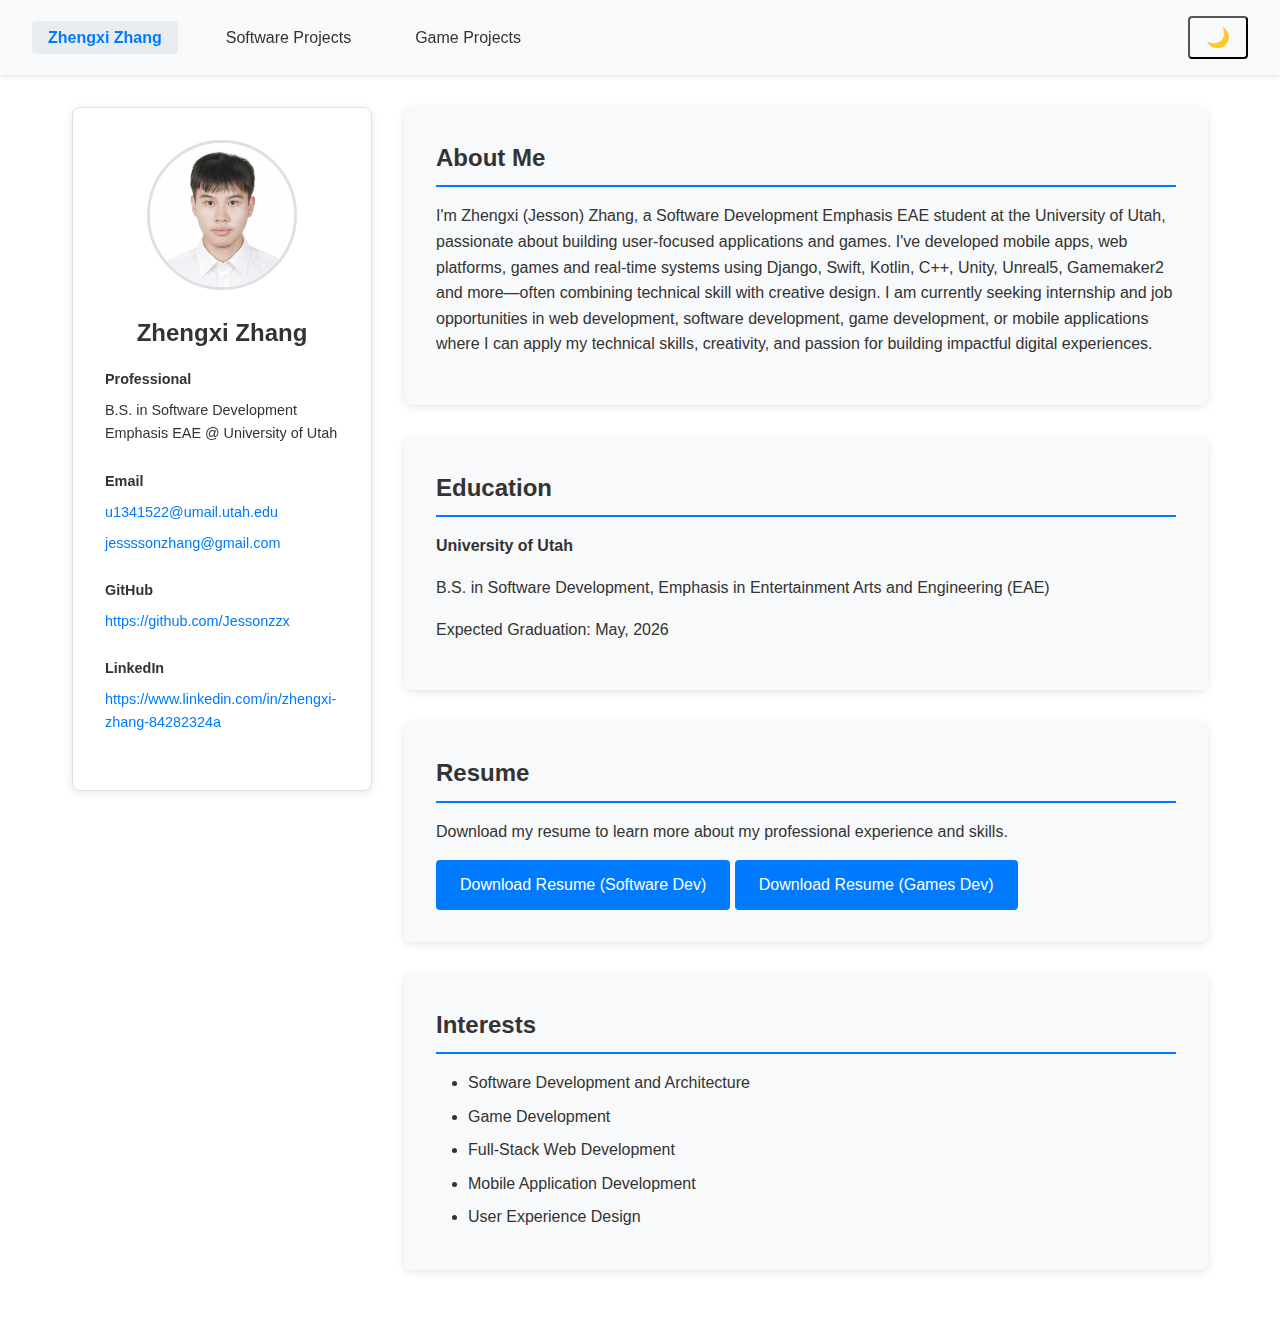
<file: index.html>
<!DOCTYPE html>
<html lang="en">
<head>
    <meta charset="UTF-8">
    <meta name="viewport" content="width=device-width, initial-scale=1.0">
    <title>Zhengxi Zhang - Home</title>
    <link rel="stylesheet" href="css/main.css">
</head>
<body>
    <!-- Navbar -->
    <nav class="navbar">
        <ul class="nav-links">
            <li><a href="index.html" class="active"><strong>Zhengxi Zhang</strong></a></li>
            <li><a href="softwareProject.html">Software Projects</a></li>
            <li><a href="gameProject.html">Game Projects</a></li>
        </ul>
        <button class="theme-toggle" id="themeToggle">🌙</button>
    </nav>

    <!-- Main Container -->
    <div class="container">
        <!-- Sidebar -->
        <aside class="sidebar">
            <img src="assets/image/profileImage.png" alt="Profile" class="profile-img">
            <h2>Zhengxi Zhang</h2>
            <div class="sidebar-info">
                <p><strong>Professional</strong></p>
                <p>B.S. in Software Development Emphasis EAE @ University of Utah</p>
            </div>
            <div class="sidebar-info">
                <p><strong>Email</strong></p>
                <p><a href="mailto:u1341522@umail.utah.edu">u1341522@umail.utah.edu</a></p>
                <p><a href="mailto:jessssonzhang@gmail.com">jessssonzhang@gmail.com</a></p>
            </div>
            <div class="sidebar-info">
                <p><strong>GitHub</strong></p>
                <p><a href="https://github.com/Jessonzzx" target="_blank">https://github.com/Jessonzzx</a></p>
            </div>
            <div class="sidebar-info">
                <p><strong>LinkedIn</strong></p>
                <p><a href="https://www.linkedin.com/in/zhengxi-zhang-84282324a" target="_blank">https://www.linkedin.com/in/zhengxi-zhang-84282324a</a></p>
            </div>
        </aside>

        <!-- Main Content -->
        <main class="main-content">
            <section class="section">
                <h2>About Me</h2>
                <p>
                I'm Zhengxi (Jesson) Zhang, a Software Development Emphasis EAE student at the University of Utah, passionate about building user-focused applications and games. I've developed mobile apps, web platforms, games and real-time systems using Django, Swift, Kotlin, C++, Unity, Unreal5, Gamemaker2 and more—often combining technical skill with creative design.
                I am currently seeking internship and job opportunities in web development, software development, game development, or mobile applications where I can apply my technical skills, creativity, and passion for building impactful digital experiences.
                </p>
            </section>

            <section class="section">
                <h2>Education</h2>
                <p><strong>University of Utah</strong></p>
                <p>B.S. in Software Development, Emphasis in Entertainment Arts and Engineering (EAE)</p>
                <p>Expected Graduation: May, 2026</p>
            </section>

            <section class="section">
                <h2>Resume</h2>
                <p>Download my resume to learn more about my professional experience and skills.</p>
                <a href="assets/resume.pdf" class="download-btn" download>Download Resume (Software Dev)</a>
                <a href="assets/resume.pdf" class="download-btn" download>Download Resume (Games Dev)</a>
            </section>

            <section class="section">
                <h2>Interests</h2>
                <ul>
                    <li>Software Development and Architecture</li>
                    <li>Game Development</li>
                    <li>Full-Stack Web Development</li>
                    <li>Mobile Application Development</li>
                    <li>User Experience Design</li>
                </ul>
            </section>
        </main>
    </div>

    <script>
        // Theme toggle functionality
        const themeToggle = document.getElementById('themeToggle');
        const html = document.documentElement;

        // Check localStorage for saved theme
        const savedTheme = localStorage.getItem('theme') || 'light';
        html.setAttribute('data-theme', savedTheme);
        updateThemeIcon(savedTheme);

        themeToggle.addEventListener('click', () => {
            const currentTheme = html.getAttribute('data-theme');
            const newTheme = currentTheme === 'light' ? 'dark' : 'light';
            html.setAttribute('data-theme', newTheme);
            localStorage.setItem('theme', newTheme);
            updateThemeIcon(newTheme);
        });

        function updateThemeIcon(theme) {
            themeToggle.textContent = theme === 'light' ? '🌙' : '☀️';
        }

        // Apply saved theme on page load
        window.addEventListener('DOMContentLoaded', () => {
            const savedTheme = localStorage.getItem('theme') || 'light';
            html.setAttribute('data-theme', savedTheme);
            updateThemeIcon(savedTheme);
        });
    </script>
</body>
</html>
</file>
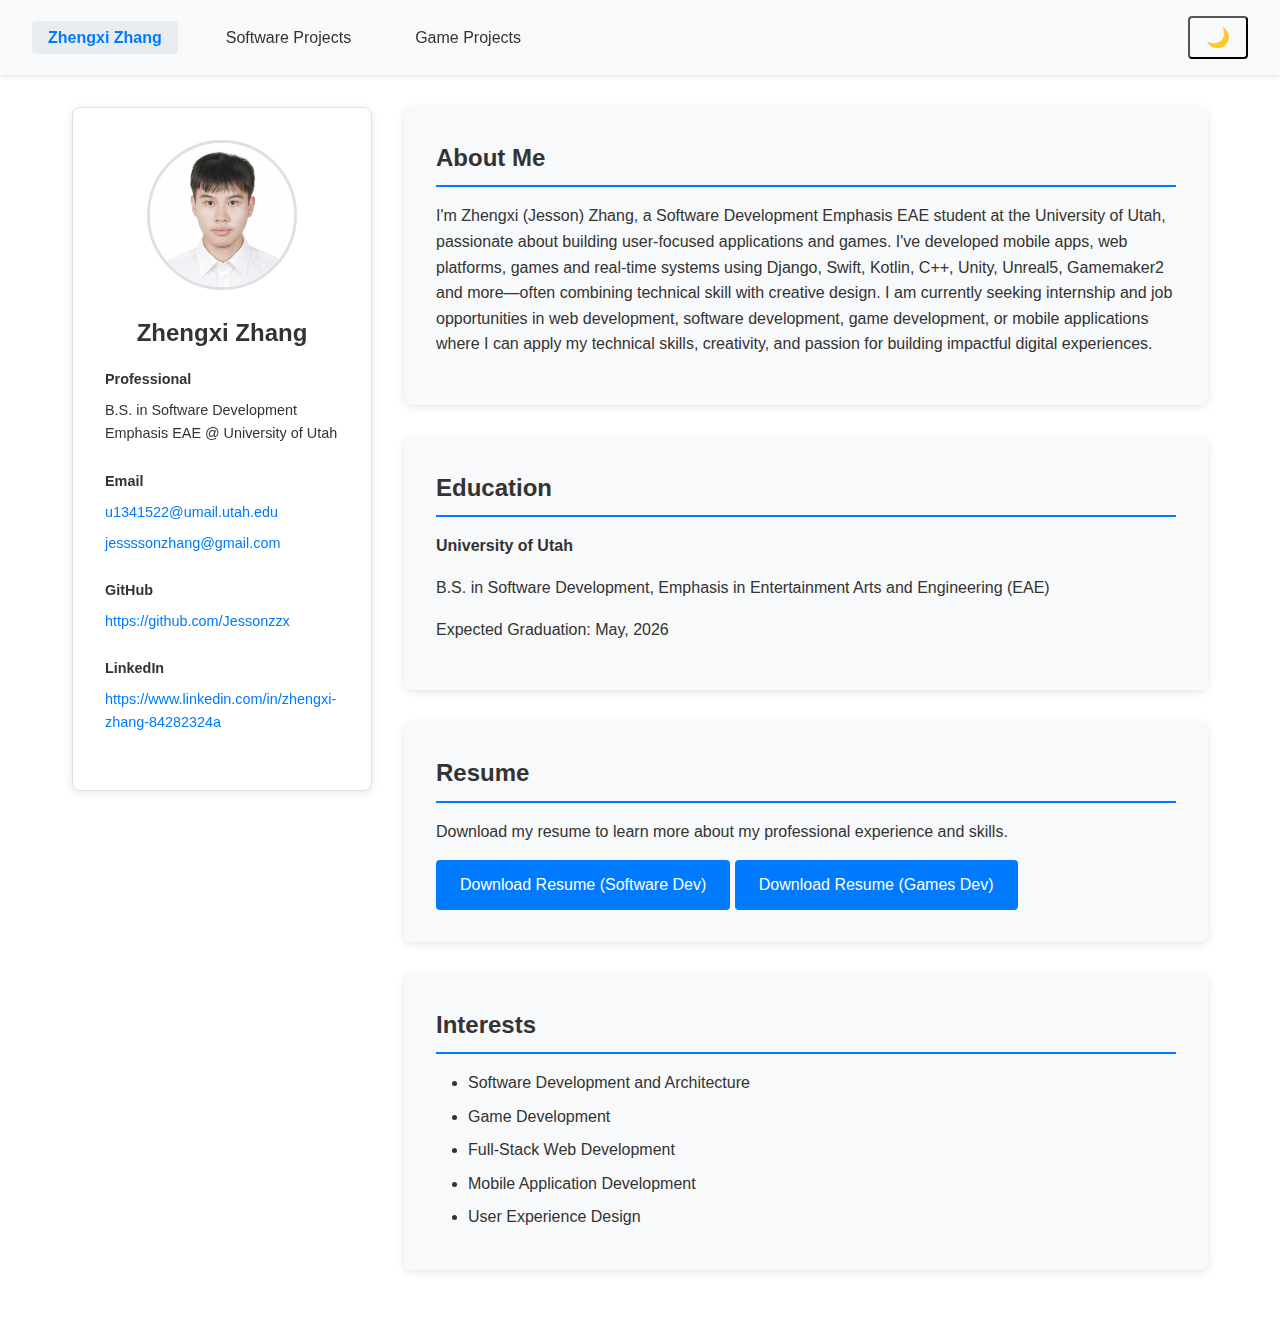
<file: pages/index.html>
<!DOCTYPE html>
<html lang="en">
<head>
    <meta charset="UTF-8">
    <meta name="viewport" content="width=device-width, initial-scale=1.0">
    <title>Zhengxi Zhang - Home</title>
    <link rel="stylesheet" href="../css/main.css">
</head>
<body>
    <!-- Navbar -->
    <nav class="navbar">
        <ul class="nav-links">
            <li><a href="index.html" class="active"><strong>Zhengxi Zhang</strong></a></li>
            <li><a href="softwareProject.html">Software Projects</a></li>
            <li><a href="gameProject.html">Game Projects</a></li>
        </ul>
        <button class="theme-toggle" id="themeToggle">🌙</button>
    </nav>

    <!-- Main Container -->
    <div class="container">
        <!-- Sidebar -->
        <aside class="sidebar">
            <img src="../assets/image/profileImage.png" alt="Profile" class="profile-img">
            <h2>Zhengxi Zhang</h2>
            <div class="sidebar-info">
                <p><strong>Professional</strong></p>
                <p>B.S. in Software Development Emphasis EAE @ University of Utah</p>
            </div>
            <div class="sidebar-info">
                <p><strong>Email</strong></p>
                <p><a href="mailto:u1341522@umail.utah.edu">u1341522@umail.utah.edu</a></p>
                <p><a href="mailto:jessssonzhang@gmail.com">jessssonzhang@gmail.com</a></p>
            </div>
            <div class="sidebar-info">
                <p><strong>GitHub</strong></p>
                <p><a href="https://github.com/Jessonzzx" target="_blank">https://github.com/Jessonzzx</a></p>
            </div>
            <div class="sidebar-info">
                <p><strong>LinkedIn</strong></p>
                <p><a href="https://www.linkedin.com/in/zhengxi-zhang-84282324a" target="_blank">https://www.linkedin.com/in/zhengxi-zhang-84282324a</a></p>
            </div>
        </aside>

        <!-- Main Content -->
        <main class="main-content">
            <section class="section">
                <h2>About Me</h2>
                <p>
                I'm Zhengxi (Jesson) Zhang, a Software Development Emphasis EAE student at the University of Utah, passionate about building user-focused applications and games. I've developed mobile apps, web platforms, games and real-time systems using Django, Swift, Kotlin, C++, Unity, Unreal5, Gamemaker2 and more—often combining technical skill with creative design.
                I am currently seeking internship and job opportunities in web development, software development, game development, or mobile applications where I can apply my technical skills, creativity, and passion for building impactful digital experiences.
                </p>
            </section>

            <section class="section">
                <h2>Education</h2>
                <p><strong>University of Utah</strong></p>
                <p>B.S. in Software Development, Emphasis in Entertainment Arts and Engineering (EAE)</p>
                <p>Expected Graduation: May, 2026</p>
            </section>

            <section class="section">
                <h2>Resume</h2>
                <p>Download my resume to learn more about my professional experience and skills.</p>
                <a href="../assets/resume/resume_SDE.pdf" class="download-btn" download>Download Resume (Software Dev)</a>
                <a href="../assets/resume/resume_Game.pdf" class="download-btn" download>Download Resume (Games Dev)</a>
            </section>

            <section class="section">
                <h2>Interests</h2>
                <ul>
                    <li>Software Development and Architecture</li>
                    <li>Game Development</li>
                    <li>Full-Stack Web Development</li>
                    <li>Mobile Application Development</li>
                    <li>User Experience Design</li>
                </ul>
            </section>
        </main>
    </div>

    <script>
        // Theme toggle functionality
        const themeToggle = document.getElementById('themeToggle');
        const html = document.documentElement;

        // Check localStorage for saved theme
        const savedTheme = localStorage.getItem('theme') || 'light';
        html.setAttribute('data-theme', savedTheme);
        updateThemeIcon(savedTheme);

        themeToggle.addEventListener('click', () => {
            const currentTheme = html.getAttribute('data-theme');
            const newTheme = currentTheme === 'light' ? 'dark' : 'light';
            html.setAttribute('data-theme', newTheme);
            localStorage.setItem('theme', newTheme);
            updateThemeIcon(newTheme);
        });

        function updateThemeIcon(theme) {
            themeToggle.textContent = theme === 'light' ? '🌙' : '☀️';
        }

        // Apply saved theme on page load
        window.addEventListener('DOMContentLoaded', () => {
            const savedTheme = localStorage.getItem('theme') || 'light';
            html.setAttribute('data-theme', savedTheme);
            updateThemeIcon(savedTheme);
        });
    </script>
</body>
</html>
</file>
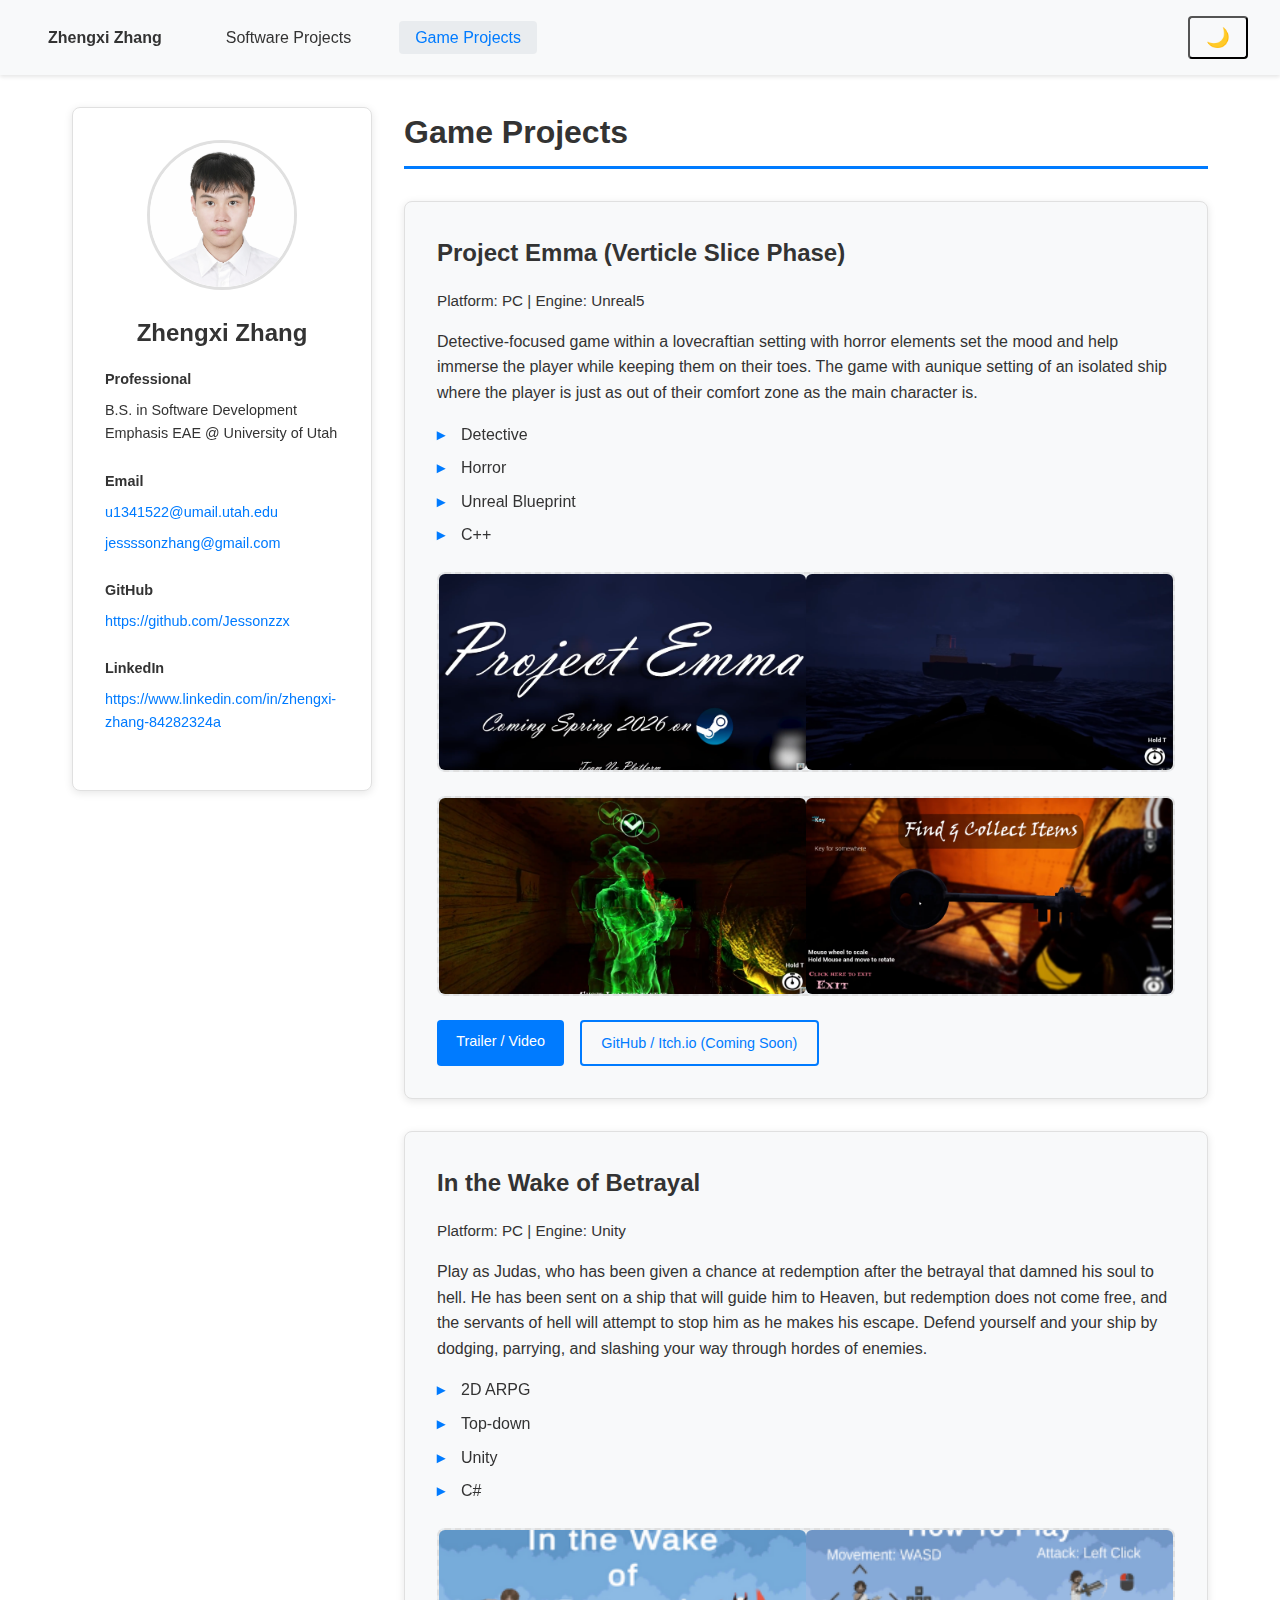
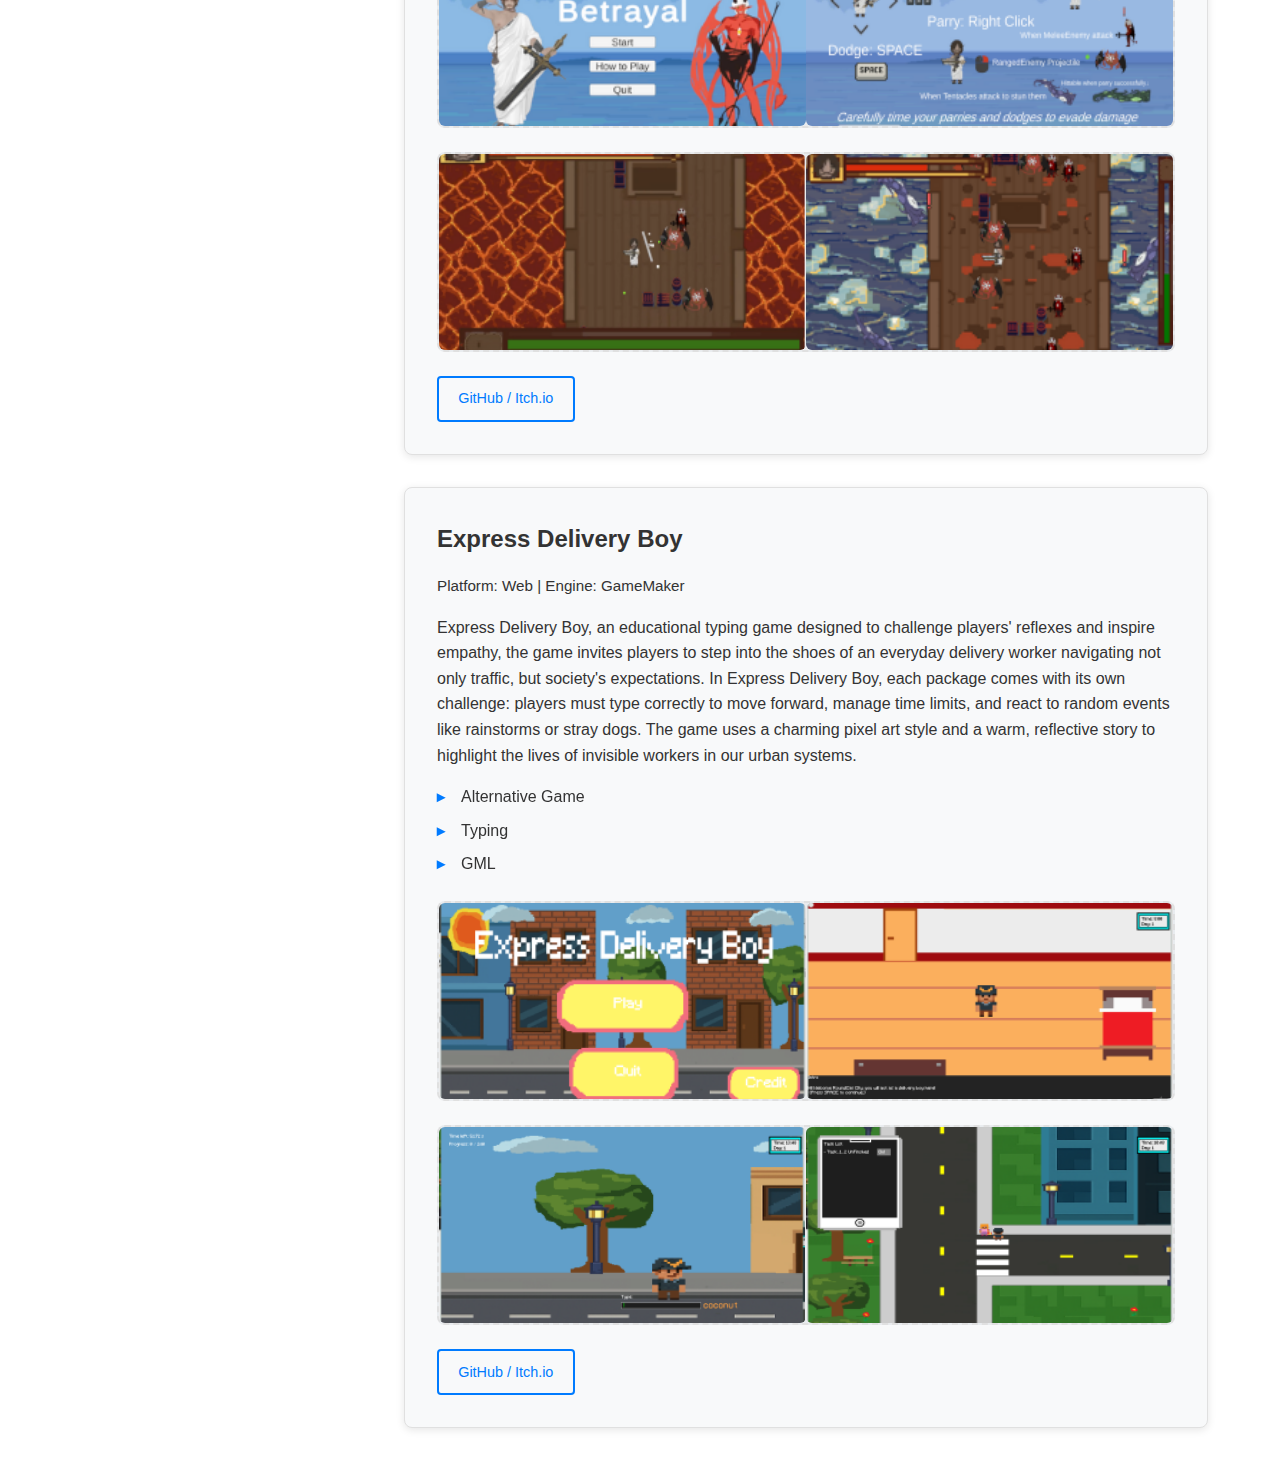
<file: gameProject.html>
<!DOCTYPE html>
<html lang="en">
<head>
    <meta charset="UTF-8">
    <meta name="viewport" content="width=device-width, initial-scale=1.0">
    <title>Zhengxi Zhang - Game Projects</title>
    <link rel="stylesheet" href="css/main.css">
</head>
<body>
    <!-- Navbar -->
    <nav class="navbar">
        <ul class="nav-links">
            <li><a href="index.html"><strong>Zhengxi Zhang</strong></a></li>
            <li><a href="softwareProject.html">Software Projects</a></li>
            <li><a href="gameProject.html" class="active">Game Projects</a></li>
        </ul>
        <button class="theme-toggle" id="themeToggle">🌙</button>
    </nav>

    <!-- Main Container -->
    <div class="container">
        <!-- Sidebar -->
        <aside class="sidebar">
            <img src="assets/image/profileImage.png" alt="Profile" class="profile-img">
            <h2>Zhengxi Zhang</h2>
            <div class="sidebar-info">
                <p><strong>Professional</strong></p>
                <p>B.S. in Software Development Emphasis EAE @ University of Utah</p>
            </div>
            <div class="sidebar-info">
                <p><strong>Email</strong></p>
                <p><a href="mailto:u1341522@umail.utah.edu">u1341522@umail.utah.edu</a></p>
                <p><a href="mailto:jessssonzhang@gmail.com">jessssonzhang@gmail.com</a></p>
            </div>
            <div class="sidebar-info">
                <p><strong>GitHub</strong></p>
                <p><a href="https://github.com/Jessonzzx" target="_blank">https://github.com/Jessonzzx</a></p>
            </div>
            <div class="sidebar-info">
                <p><strong>LinkedIn</strong></p>
                <p><a href="https://www.linkedin.com/in/zhengxi-zhang-84282324a" target="_blank">https://www.linkedin.com/in/zhengxi-zhang-84282324a</a></p>
            </div>
        </aside>

        <!-- Main Content -->
        <main class="main-content">
            <h1 class="page-title">Game Projects</h1>
            
            <div class="project-grid">
                <!-- Game Project 1 -->
                <div class="project-card">
                    <h3>Project Emma (Verticle Slice Phase)</h3>
                    <p class="project-platform">Platform: PC | Engine: Unreal5</p>
                    <p> Detective-focused game within a lovecraftian
                        setting with horror elements set the mood and help immerse the
                        player while keeping them on their toes. The game with aunique setting of an
                        isolated ship where the player is just as out of
                        their comfort zone as the main character is.
                    </p>
                    <div class="project-highlights">
                        <ul>
                            <li>Detective</li>
                            <li>Horror</li>
                            <li>Unreal Blueprint</li>
                            <li>C++</li>
                        </ul>
                    </div>
                    <div class="media-placeholder">
                        <img src="assets/image/ProjectEmma/ProjectEmma1.png" alt="Project Emma Screenshot" onerror="this.style.display='none'; this.parentElement.innerHTML='Game Screenshot Placeholder';">
                        <img src="assets/image/ProjectEmma/ProjectEmma2.png" alt="Project Emma Screenshot" onerror="this.style.display='none'; this.parentElement.innerHTML='Game Screenshot Placeholder';">
                    </div>
                    <div class="media-placeholder">
                        <img src="assets/image/ProjectEmma/ProjectEmma3.png" alt="Project Emma Screenshot" onerror="this.style.display='none'; this.parentElement.innerHTML='Game Screenshot Placeholder';">
                        <img src="assets/image/ProjectEmma/ProjectEmma4.png" alt="Project Emma Screenshot" onerror="this.style.display='none'; this.parentElement.innerHTML='Game Screenshot Placeholder';">
                    </div>
                    <div class="project-actions">
                        <a href="https://www.youtube.com/watch?v=eLXqY1bp-XQ&themeRefresh=1" class="btn">Trailer / Video</a>
                        <a href="#" class="btn btn-secondary">GitHub / Itch.io (Coming Soon)</a>
                    </div>
                </div>

                <!-- Game Project 2 -->
                <div class="project-card">
                    <h3>In the Wake of Betrayal</h3>
                    <p class="project-platform">Platform: PC | Engine: Unity</p>
                    <p>
                    Play as Judas, who has been given a chance at redemption after the betrayal that damned his soul to hell. He has been sent on a ship that will guide him to Heaven, but redemption does not come free, and the servants of hell will attempt to stop him as he makes his escape. Defend yourself and your ship by dodging, parrying, and slashing your way through hordes of enemies.
                    </p>
                    <div class="project-highlights">
                        <ul>
                            <li>2D ARPG</li>
                            <li>Top-down</li>
                            <li>Unity</li>
                            <li>C#</li>
                        </ul>
                    </div>
                    <div class="media-placeholder">
                        <img src="assets/image/IWOB/MainScreen.png" alt="In the Wake of Betrayal - Main Screen" onerror="this.style.display='none';">
                        <img src="assets/image/IWOB/Guide.png" alt="In the Wake of Betrayal - Guide" onerror="this.style.display='none';">
                    </div>
                    <div class="media-placeholder">
                        <img src="assets/image/IWOB/InGame1.png" alt="In the Wake of Betrayal - In Game 1" onerror="this.style.display='none';">
                        <img src="assets/image/IWOB/InGame2.png" alt="In the Wake of Betrayal - In Game 2" onerror="this.style.display='none';">
                    </div>
                    <div class="project-actions">
                        <a href="https://jmelore.itch.io/in-the-wake-of-betrayal" class="btn btn-secondary">GitHub / Itch.io</a>
                    </div>
                </div>

                <!-- Game Project 3 -->
                <div class="project-card">
                    <h3>Express Delivery Boy</h3>
                    <p class="project-platform">Platform: Web | Engine: GameMaker</p>
                    <p>
                    Express Delivery Boy, an educational typing game designed to challenge players' reflexes and inspire empathy, the game invites players to step into the shoes of an everyday delivery worker navigating not only traffic, but society's expectations.
                    In Express Delivery Boy, each package comes with its own challenge: players must type correctly to move forward, manage time limits, and react to random events like rainstorms or stray dogs. The game uses a charming pixel art style and a warm, reflective story to highlight the lives of invisible workers in our urban systems.
                    </p>
                    <div class="project-highlights">
                        <ul>
                            <li>Alternative Game</li>
                            <li>Typing</li>
                            <li>GML</li>
                        </ul>
                    </div>
                    <div class="media-placeholder">
                        <img src="assets/image/ExpressDeliveryBoy/MainScreen.png" alt="Express Delivery Boy Screenshot" onerror="this.style.display='none'; this.parentElement.innerHTML='Game Screenshot Placeholder';">
                        <img src="assets/image/ExpressDeliveryBoy/Game11.png" alt="Express Delivery Boy Screenshot" onerror="this.style.display='none'; this.parentElement.innerHTML='Game Screenshot Placeholder';">
                    </div>
                    <div class="media-placeholder">
                        <img src="assets/image/ExpressDeliveryBoy/Game3.png" alt="Express Delivery Boy Screenshot" onerror="this.style.display='none'; this.parentElement.innerHTML='Game Screenshot Placeholder';">
                        <img src="assets/image/ExpressDeliveryBoy/Game1.png" alt="Express Delivery Boy Screenshot" onerror="this.style.display='none'; this.parentElement.innerHTML='Game Screenshot Placeholder';">
                    </div>
                    <div class="project-actions">
                        <a href="https://github.com/Jessonzzx/Express_Delivery_Boy_GM2" class="btn btn-secondary">GitHub / Itch.io</a>
                    </div>
                </div>
            </div>
        </main>
    </div>

    <script>
        // Theme toggle functionality
        const themeToggle = document.getElementById('themeToggle');
        const html = document.documentElement;

        // Check localStorage for saved theme
        const savedTheme = localStorage.getItem('theme') || 'light';
        html.setAttribute('data-theme', savedTheme);
        updateThemeIcon(savedTheme);

        themeToggle.addEventListener('click', () => {
            const currentTheme = html.getAttribute('data-theme');
            const newTheme = currentTheme === 'light' ? 'dark' : 'light';
            html.setAttribute('data-theme', newTheme);
            localStorage.setItem('theme', newTheme);
            updateThemeIcon(newTheme);
        });

        function updateThemeIcon(theme) {
            themeToggle.textContent = theme === 'light' ? '🌙' : '☀️';
        }

        // Apply saved theme on page load
        window.addEventListener('DOMContentLoaded', () => {
            const savedTheme = localStorage.getItem('theme') || 'light';
            html.setAttribute('data-theme', savedTheme);
            updateThemeIcon(savedTheme);
        });
    </script>
</body>
</html>
</file>
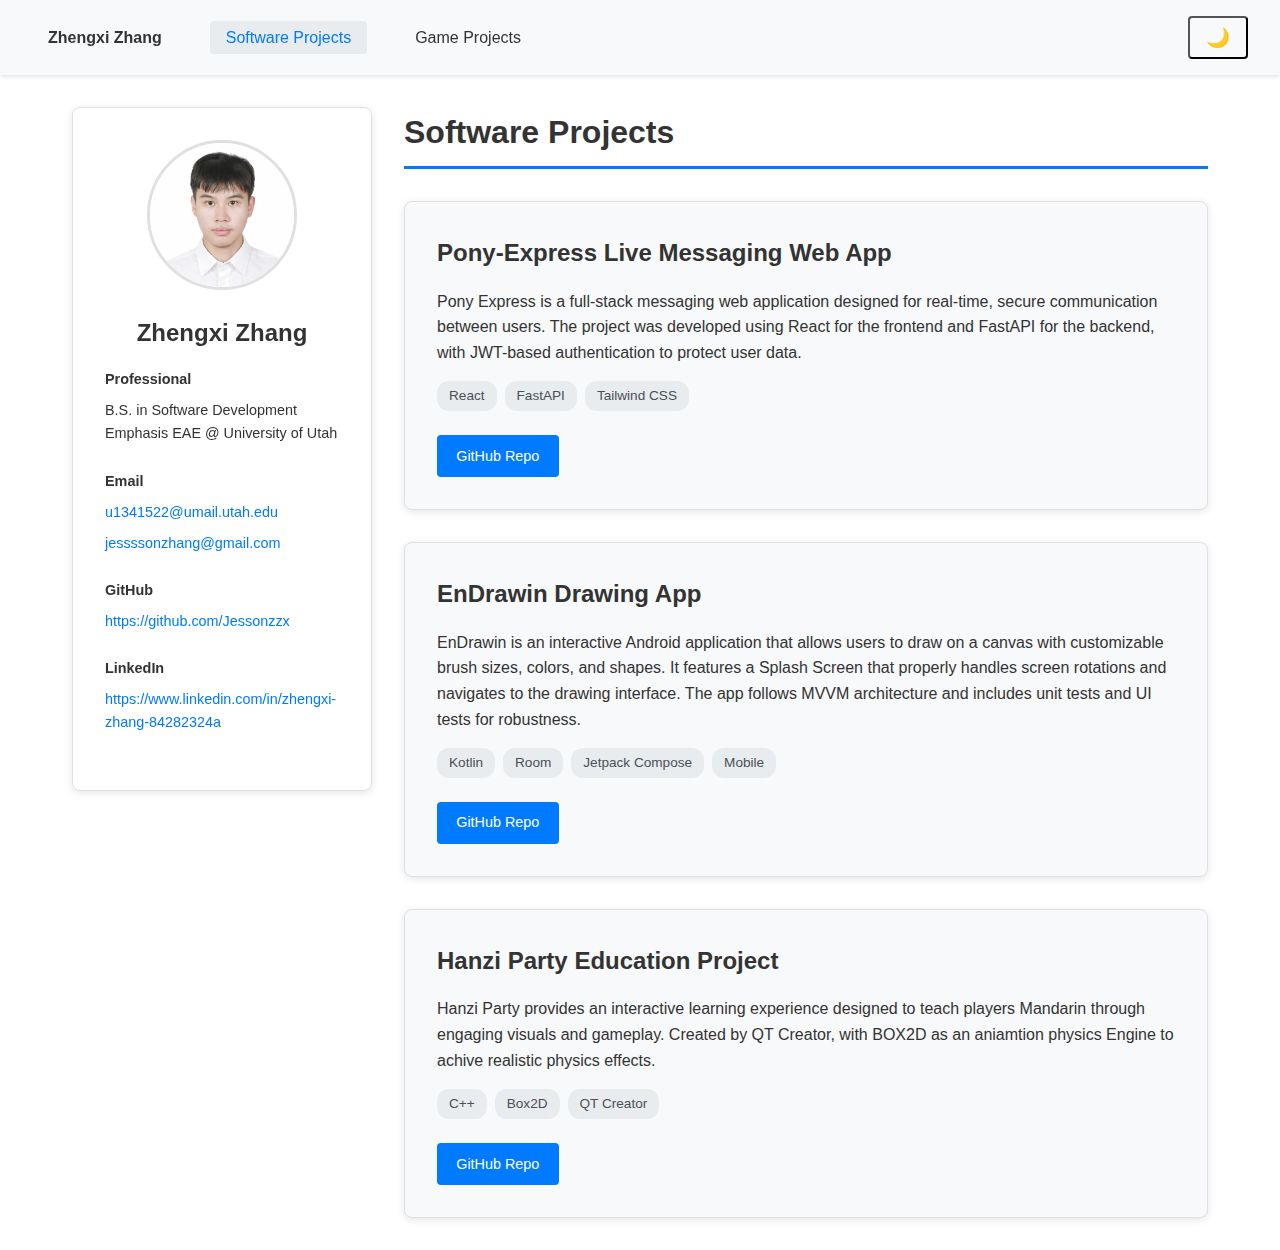
<file: softwareProject.html>
<!DOCTYPE html>
<html lang="en">
<head>
    <meta charset="UTF-8">
    <meta name="viewport" content="width=device-width, initial-scale=1.0">
    <title>Zhengxi Zhang - Software Projects</title>
    <link rel="stylesheet" href="css/main.css">
</head>
<body>
    <!-- Navbar -->
    <nav class="navbar">
        <ul class="nav-links">
            <li><a href="index.html"><strong>Zhengxi Zhang</strong></a></li>
            <li><a href="softwareProject.html" class="active">Software Projects</a></li>
            <li><a href="gameProject.html">Game Projects</a></li>
        </ul>
        <button class="theme-toggle" id="themeToggle">🌙</button>
    </nav>

    <!-- Main Container -->
    <div class="container">
        <!-- Sidebar -->
        <aside class="sidebar">
            <img src="assets/image/profileImage.png" alt="Profile" class="profile-img">
            <h2>Zhengxi Zhang</h2>
            <div class="sidebar-info">
                <p><strong>Professional</strong></p>
                <p>B.S. in Software Development Emphasis EAE @ University of Utah</p>
            </div>
            <div class="sidebar-info">
                <p><strong>Email</strong></p>
                <p><a href="mailto:u1341522@umail.utah.edu">u1341522@umail.utah.edu</a></p>
                <p><a href="mailto:jessssonzhang@gmail.com">jessssonzhang@gmail.com</a></p>
            </div>
            <div class="sidebar-info">
                <p><strong>GitHub</strong></p>
                <p><a href="https://github.com/Jessonzzx" target="_blank">https://github.com/Jessonzzx</a></p>
            </div>
            <div class="sidebar-info">
                <p><strong>LinkedIn</strong></p>
                <p><a href="https://www.linkedin.com/in/zhengxi-zhang-84282324a" target="_blank">https://www.linkedin.com/in/zhengxi-zhang-84282324a</a></p>
            </div>
        </aside>

        <!-- Main Content -->
        <main class="main-content">
            <h1 class="page-title">Software Projects</h1>
            
            <div class="project-grid">
                <!-- Project 1 -->
                <div class="project-card">
                    <h3>Pony-Express Live Messaging Web App</h3>
                    <p>
                        Pony Express is a full-stack messaging web application designed for real-time, secure communication between users. The project was developed using React for the frontend and FastAPI for the backend, with JWT-based authentication to protect user data.
                    </p>
                    <div class="tech-badges">
                        <span class="badge">React</span>
                        <span class="badge">FastAPI</span>
                        <span class="badge">Tailwind CSS</span>
                    </div>
                    <div class="project-actions">
                        <a href="#" class="btn">GitHub Repo</a>
                    </div>
                </div>

                <!-- Project 2 -->
                <div class="project-card">
                    <h3>EnDrawin Drawing App</h3>
                    <p>
                        EnDrawin is an interactive Android application that allows users to draw on a canvas with customizable brush sizes, colors, and shapes. It features a Splash Screen that properly handles screen rotations and navigates to the drawing interface. The app follows MVVM architecture and includes unit tests and UI tests for robustness.
                    </p>
                    <div class="tech-badges">
                        <span class="badge">Kotlin</span>
                        <span class="badge">Room</span>
                        <span class="badge">Jetpack Compose</span>
                        <span class="badge">Mobile</span>
                    </div>
                    <div class="project-actions">
                        <a href="#" class="btn">GitHub Repo</a>
                    </div>
                </div>

                <!-- Project 3 -->
                <div class="project-card">
                    <h3>Hanzi Party Education Project</h3>
                    <p>
                        Hanzi Party provides an interactive learning experience designed to teach players Mandarin through engaging visuals and gameplay. Created by QT Creator, with BOX2D as an aniamtion physics Engine
                        to achive realistic physics effects.
                    </p>
                    <div class="tech-badges">
                        <span class="badge">C++</span>
                        <span class="badge">Box2D</span>
                        <span class="badge">QT Creator</span>
                    </div>
                    <div class="project-actions">
                        <a href="#" class="btn">GitHub Repo</a>
                    </div>
                </div>
            </div>
        </main>
    </div>

    <script>
        // Theme toggle functionality
        const themeToggle = document.getElementById('themeToggle');
        const html = document.documentElement;

        // Check localStorage for saved theme
        const savedTheme = localStorage.getItem('theme') || 'light';
        html.setAttribute('data-theme', savedTheme);
        updateThemeIcon(savedTheme);

        themeToggle.addEventListener('click', () => {
            const currentTheme = html.getAttribute('data-theme');
            const newTheme = currentTheme === 'light' ? 'dark' : 'light';
            html.setAttribute('data-theme', newTheme);
            localStorage.setItem('theme', newTheme);
            updateThemeIcon(newTheme);
        });

        function updateThemeIcon(theme) {
            themeToggle.textContent = theme === 'light' ? '🌙' : '☀️';
        }

        // Apply saved theme on page load
        window.addEventListener('DOMContentLoaded', () => {
            const savedTheme = localStorage.getItem('theme') || 'light';
            html.setAttribute('data-theme', savedTheme);
            updateThemeIcon(savedTheme);
        });
    </script>
</body>
</html>
</file>
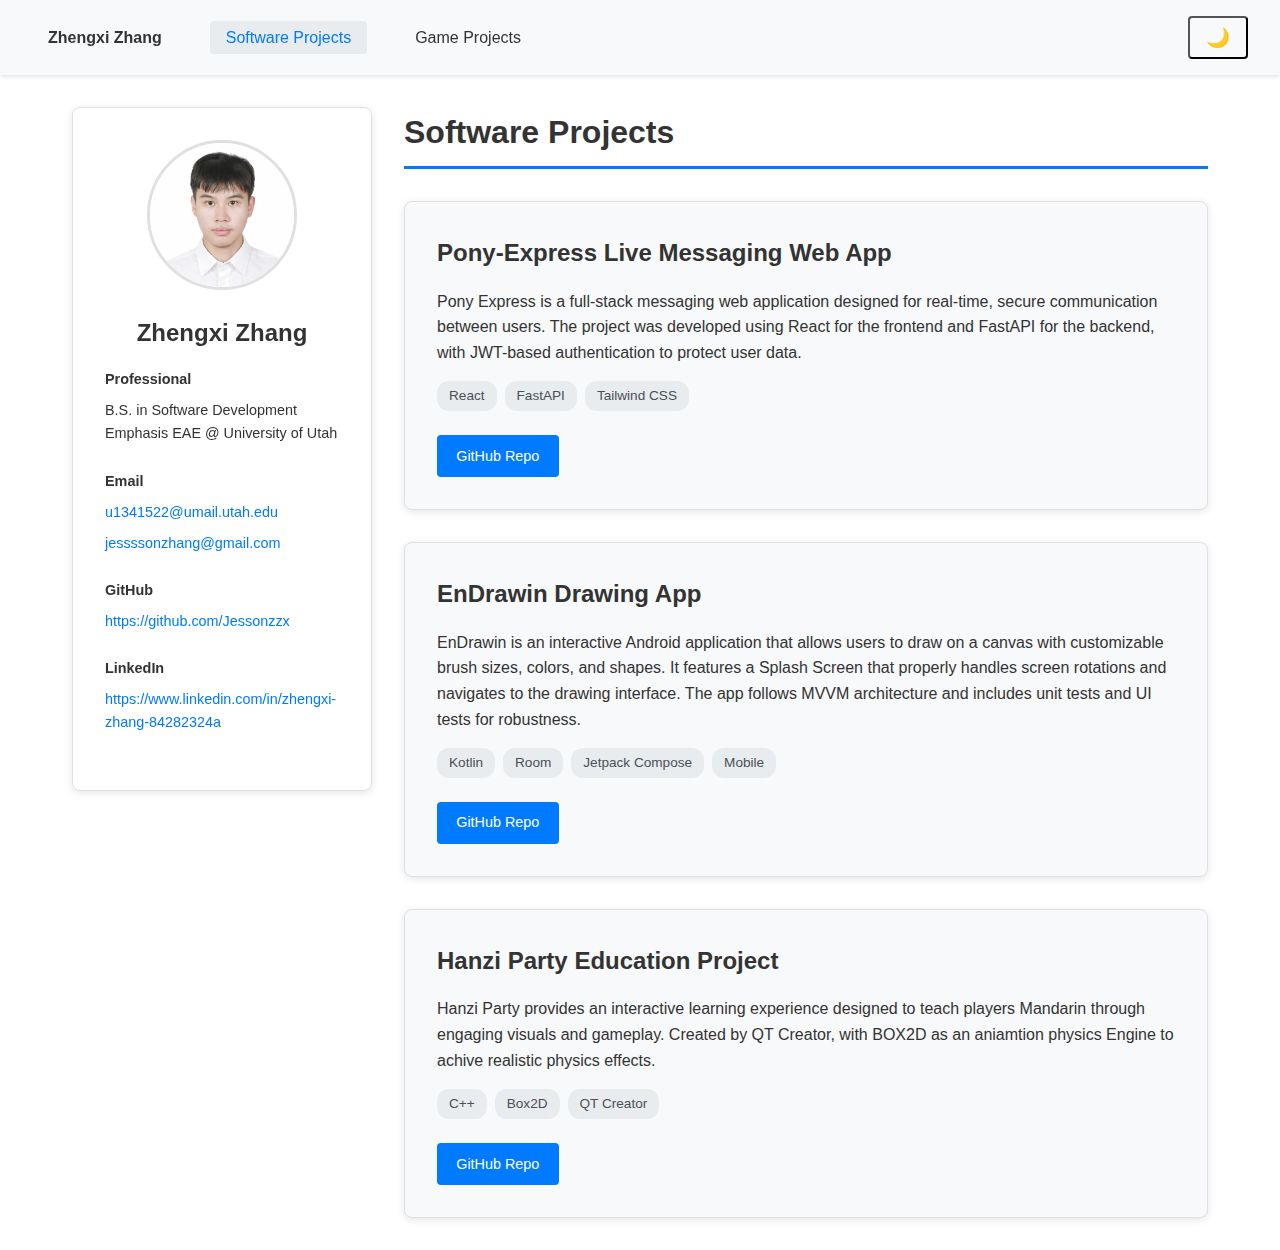
<file: pages/softwareProject.html>
<!DOCTYPE html>
<html lang="en">
<head>
    <meta charset="UTF-8">
    <meta name="viewport" content="width=device-width, initial-scale=1.0">
    <title>Zhengxi Zhang - Software Projects</title>
    <link rel="stylesheet" href="../css/main.css">
</head>
<body>
    <!-- Navbar -->
    <nav class="navbar">
        <ul class="nav-links">
            <li><a href="index.html"><strong>Zhengxi Zhang</strong></a></li>
            <li><a href="softwareProject.html" class="active">Software Projects</a></li>
            <li><a href="gameProject.html">Game Projects</a></li>
        </ul>
        <button class="theme-toggle" id="themeToggle">🌙</button>
    </nav>

    <!-- Main Container -->
    <div class="container">
        <!-- Sidebar -->
        <aside class="sidebar">
            <img src="../assets/image/profileImage.png" alt="Profile" class="profile-img">
            <h2>Zhengxi Zhang</h2>
            <div class="sidebar-info">
                <p><strong>Professional</strong></p>
                <p>B.S. in Software Development Emphasis EAE @ University of Utah</p>
            </div>
            <div class="sidebar-info">
                <p><strong>Email</strong></p>
                <p><a href="mailto:u1341522@umail.utah.edu">u1341522@umail.utah.edu</a></p>
                <p><a href="mailto:jessssonzhang@gmail.com">jessssonzhang@gmail.com</a></p>
            </div>
            <div class="sidebar-info">
                <p><strong>GitHub</strong></p>
                <p><a href="https://github.com/Jessonzzx" target="_blank">https://github.com/Jessonzzx</a></p>
            </div>
            <div class="sidebar-info">
                <p><strong>LinkedIn</strong></p>
                <p><a href="https://www.linkedin.com/in/zhengxi-zhang-84282324a" target="_blank">https://www.linkedin.com/in/zhengxi-zhang-84282324a</a></p>
            </div>
        </aside>

        <!-- Main Content -->
        <main class="main-content">
            <h1 class="page-title">Software Projects</h1>
            
            <div class="project-grid">
                <!-- Project 1 -->
                <div class="project-card">
                    <h3>Pony-Express Live Messaging Web App</h3>
                    <p>
                        Pony Express is a full-stack messaging web application designed for real-time, secure communication between users. The project was developed using React for the frontend and FastAPI for the backend, with JWT-based authentication to protect user data.
                    </p>
                    <div class="tech-badges">
                        <span class="badge">React</span>
                        <span class="badge">FastAPI</span>
                        <span class="badge">Tailwind CSS</span>
                    </div>
                    <div class="project-actions">
                        <a href="#" class="btn">GitHub Repo</a>
                    </div>
                </div>

                <!-- Project 2 -->
                <div class="project-card">
                    <h3>EnDrawin Drawing App</h3>
                    <p>
                        EnDrawin is an interactive Android application that allows users to draw on a canvas with customizable brush sizes, colors, and shapes. It features a Splash Screen that properly handles screen rotations and navigates to the drawing interface. The app follows MVVM architecture and includes unit tests and UI tests for robustness.
                    </p>
                    <div class="tech-badges">
                        <span class="badge">Kotlin</span>
                        <span class="badge">Room</span>
                        <span class="badge">Jetpack Compose</span>
                        <span class="badge">Mobile</span>
                    </div>
                    <div class="project-actions">
                        <a href="#" class="btn">GitHub Repo</a>
                    </div>
                </div>

                <!-- Project 3 -->
                <div class="project-card">
                    <h3>Hanzi Party Education Project</h3>
                    <p>
                        Hanzi Party provides an interactive learning experience designed to teach players Mandarin through engaging visuals and gameplay. Created by QT Creator, with BOX2D as an aniamtion physics Engine
                        to achive realistic physics effects.
                    </p>
                    <div class="tech-badges">
                        <span class="badge">C++</span>
                        <span class="badge">Box2D</span>
                        <span class="badge">QT Creator</span>
                    </div>
                    <div class="project-actions">
                        <a href="#" class="btn">GitHub Repo</a>
                    </div>
                </div>
            </div>
        </main>
    </div>

    <script>
        // Theme toggle functionality
        const themeToggle = document.getElementById('themeToggle');
        const html = document.documentElement;

        // Check localStorage for saved theme
        const savedTheme = localStorage.getItem('theme') || 'light';
        html.setAttribute('data-theme', savedTheme);
        updateThemeIcon(savedTheme);

        themeToggle.addEventListener('click', () => {
            const currentTheme = html.getAttribute('data-theme');
            const newTheme = currentTheme === 'light' ? 'dark' : 'light';
            html.setAttribute('data-theme', newTheme);
            localStorage.setItem('theme', newTheme);
            updateThemeIcon(newTheme);
        });

        function updateThemeIcon(theme) {
            themeToggle.textContent = theme === 'light' ? '🌙' : '☀️';
        }

        // Apply saved theme on page load
        window.addEventListener('DOMContentLoaded', () => {
            const savedTheme = localStorage.getItem('theme') || 'light';
            html.setAttribute('data-theme', savedTheme);
            updateThemeIcon(savedTheme);
        });
    </script>
</body>
</html>
</file>
<file: css/main.css>
:root {
    /* Light theme */
    --bg-color: #ffffff;
    --text-color: #333333;
    --nav-bg: #f8f9fa;
    --nav-text: #333333;
    --nav-hover: #e9ecef;
    --nav-active: #007bff;
    --sidebar-bg: #ffffff;
    --sidebar-border: #e0e0e0;
    --card-shadow: 0 2px 8px rgba(0, 0, 0, 0.1);
    --section-bg: #f8f9fa;
    --link-color: #007bff;
    --link-hover: #0056b3;
    --button-bg: #007bff;
    --button-text: #ffffff;
    --button-hover: #0056b3;
    --badge-bg: #e9ecef;
    --badge-text: #495057;
}

[data-theme="dark"] {
    /* Dark theme */
    --bg-color: #1a1a1a;
    --text-color: #e0e0e0;
    --nav-bg: #2d2d2d;
    --nav-text: #e0e0e0;
    --nav-hover: #404040;
    --nav-active: #4a9eff;
    --sidebar-bg: #2d2d2d;
    --sidebar-border: #404040;
    --card-shadow: 0 2px 8px rgba(0, 0, 0, 0.5);
    --section-bg: #252525;
    --link-color: #4a9eff;
    --link-hover: #6bb3ff;
    --button-bg: #4a9eff;
    --button-text: #ffffff;
    --button-hover: #6bb3ff;
    --badge-bg: #404040;
    --badge-text: #e0e0e0;
}

* {
    margin: 0;
    padding: 0;
    box-sizing: border-box;
}

body {
    font-family: -apple-system, BlinkMacSystemFont, 'Segoe UI', Roboto, 'Helvetica Neue', Arial, sans-serif;
    background-color: var(--bg-color);
    color: var(--text-color);
    line-height: 1.6;
    transition: background-color 0.3s ease, color 0.3s ease;
}

/* Navbar */
.navbar {
    background-color: var(--nav-bg);
    padding: 1rem 2rem;
    box-shadow: 0 2px 4px rgba(0, 0, 0, 0.1);
    display: flex;
    justify-content: space-between;
    align-items: center;
    position: sticky;
    top: 0;
    z-index: 1000;
    transition: background-color 0.3s ease;
}

.nav-links {
    display: flex;
    gap: 2rem;
    list-style: none;
    align-items: center;
}

.nav-links a {
    color: var(--nav-text);
    text-decoration: none;
    font-weight: 500;
    padding: 0.5rem 1rem;
    border-radius: 4px;
    transition: background-color 0.3s ease, color 0.3s ease;
}

.nav-links a strong {
    font-weight: 700;
    color: inherit;
}

.nav-links a:hover {
    background-color: var(--nav-hover);
}

.nav-links a.active {
    color: var(--nav-active);
    background-color: var(--nav-hover);
}

.theme-toggle {
    background: none;
    color: var(--nav-text);
    font-size: 1.2rem;
    padding: 0.5rem 1rem;
    border-radius: 4px;
    cursor: pointer;
    transition: all 0.3s ease;
}

.theme-toggle:hover {
    background-color: var(--nav-hover);
}

/* Container */
.container {
    max-width: 1200px;
    margin: 2rem auto;
    padding: 0 2rem;
    display: grid;
    grid-template-columns: 300px 1fr;
    gap: 2rem;
}

/* Sidebar */
.sidebar {
    background-color: var(--sidebar-bg);
    border: 1px solid var(--sidebar-border);
    border-radius: 8px;
    padding: 2rem;
    box-shadow: var(--card-shadow);
    height: fit-content;
    position: sticky;
    top: 100px;
    transition: background-color 0.3s ease, border-color 0.3s ease;
}

.profile-img {
    width: 150px;
    height: 150px;
    border-radius: 50%;
    object-fit: cover;
    display: block;
    margin: 0 auto 1.5rem;
    border: 3px solid var(--sidebar-border);
}

.sidebar h2 {
    text-align: center;
    margin-bottom: 1rem;
    font-size: 1.5rem;
}

.sidebar-info {
    margin-bottom: 1.5rem;
}

.sidebar-info p {
    margin-bottom: 0.5rem;
    font-size: 0.9rem;
}

.sidebar-info strong {
    display: block;
    margin-bottom: 0.25rem;
    color: var(--text-color);
}

.sidebar-info a {
    color: var(--link-color);
    text-decoration: none;
    transition: color 0.3s ease;
}

.sidebar-info a:hover {
    color: var(--link-hover);
    text-decoration: underline;
}

/* Main Content */
.main-content {
    background-color: var(--bg-color);
}

/* Page Title (for Software/Game Projects pages) */
.page-title {
    font-size: 2rem;
    margin-bottom: 2rem;
    color: var(--text-color);
    border-bottom: 3px solid var(--nav-active);
    padding-bottom: 0.5rem;
}

/* Section (for index.html) */
.section {
    background-color: var(--section-bg);
    padding: 2rem;
    margin-bottom: 2rem;
    border-radius: 8px;
    box-shadow: var(--card-shadow);
    transition: background-color 0.3s ease;
}

.section h2 {
    margin-bottom: 1rem;
    color: var(--text-color);
    border-bottom: 2px solid var(--nav-active);
    padding-bottom: 0.5rem;
}

.section p {
    margin-bottom: 1rem;
    color: var(--text-color);
}

.section ul {
    margin-left: 2rem;
    color: var(--text-color);
}

.section li {
    margin-bottom: 0.5rem;
}

/* Download Button (for index.html) */
.download-btn {
    display: inline-block;
    background-color: var(--button-bg);
    color: var(--button-text);
    padding: 0.75rem 1.5rem;
    text-decoration: none;
    border-radius: 4px;
    font-weight: 500;
    transition: background-color 0.3s ease;
    border: none;
    cursor: pointer;
}

.download-btn:hover {
    background-color: var(--button-hover);
}

/* Project Grid (for Software/Game Projects pages) */
.project-grid {
    display: grid;
    gap: 2rem;
}

.project-card {
    background-color: var(--section-bg);
    border: 1px solid var(--sidebar-border);
    border-radius: 8px;
    padding: 2rem;
    box-shadow: var(--card-shadow);
    transition: transform 0.3s ease, box-shadow 0.3s ease, background-color 0.3s ease;
}

.project-card:hover {
    transform: translateY(-4px);
    box-shadow: 0 4px 12px rgba(0, 0, 0, 0.15);
}

.project-card h3 {
    color: var(--text-color);
    margin-bottom: 1rem;
    font-size: 1.5rem;
}

.project-card p {
    color: var(--text-color);
    margin-bottom: 1rem;
    line-height: 1.6;
}

/* Project Platform (for Game Projects) */
.project-platform {
    color: var(--nav-active);
    font-weight: 500;
    margin-bottom: 1rem;
    font-size: 0.95rem;
}

/* Tech Badges (for Software Projects) */
.tech-badges {
    display: flex;
    flex-wrap: wrap;
    gap: 0.5rem;
    margin-bottom: 1.5rem;
}

.badge {
    background-color: var(--badge-bg);
    color: var(--badge-text);
    padding: 0.25rem 0.75rem;
    border-radius: 12px;
    font-size: 0.85rem;
    font-weight: 500;
    transition: background-color 0.3s ease, color 0.3s ease;
}

/* Project Highlights (for Game Projects) */
.project-highlights {
    margin-bottom: 1.5rem;
}

.project-highlights ul {
    list-style: none;
    margin-left: 0;
}

.project-highlights li {
    color: var(--text-color);
    margin-bottom: 0.5rem;
    padding-left: 1.5rem;
    position: relative;
}

.project-highlights li::before {
    content: "▸";
    position: absolute;
    left: 0;
    color: var(--nav-active);
    font-weight: bold;
}

/* Media Placeholder (for Game Projects) */
.media-placeholder {
    width: 100%;
    height: 200px;
    background-color: var(--badge-bg);
    border-radius: 8px;
    display: flex;
    align-items: center;
    justify-content: center;
    margin-bottom: 1.5rem;
    border: 2px dashed var(--sidebar-border);
    color: var(--badge-text);
    font-size: 0.9rem;
}

.media-placeholder img {
    width: 100%;
    height: 100%;
    object-fit: cover;
    border-radius: 6px;
}

/* Project Actions (for Software/Game Projects) */
.project-actions {
    display: flex;
    gap: 1rem;
    flex-wrap: wrap;
}

/* Buttons */
.btn {
    display: inline-block;
    background-color: var(--button-bg);
    color: var(--button-text);
    padding: 0.6rem 1.2rem;
    text-decoration: none;
    border-radius: 4px;
    font-weight: 500;
    transition: background-color 0.3s ease;
    border: none;
    cursor: pointer;
    font-size: 0.9rem;
}

.btn:hover {
    background-color: var(--button-hover);
}

.btn-secondary {
    background-color: transparent;
    border: 2px solid var(--button-bg);
    color: var(--button-bg);
}

.btn-secondary:hover {
    background-color: var(--button-bg);
    color: var(--button-text);
}

/* Responsive */
@media (max-width: 768px) {
    .container {
        grid-template-columns: 1fr;
    }

    .sidebar {
        position: static;
    }

    .navbar {
        padding: 1rem;
        flex-wrap: wrap;
    }

    .nav-links {
        gap: 1rem;
        flex-wrap: wrap;
    }

    .nav-links a {
        font-size: 0.9rem;
        padding: 0.4rem 0.8rem;
    }
}
</file>
